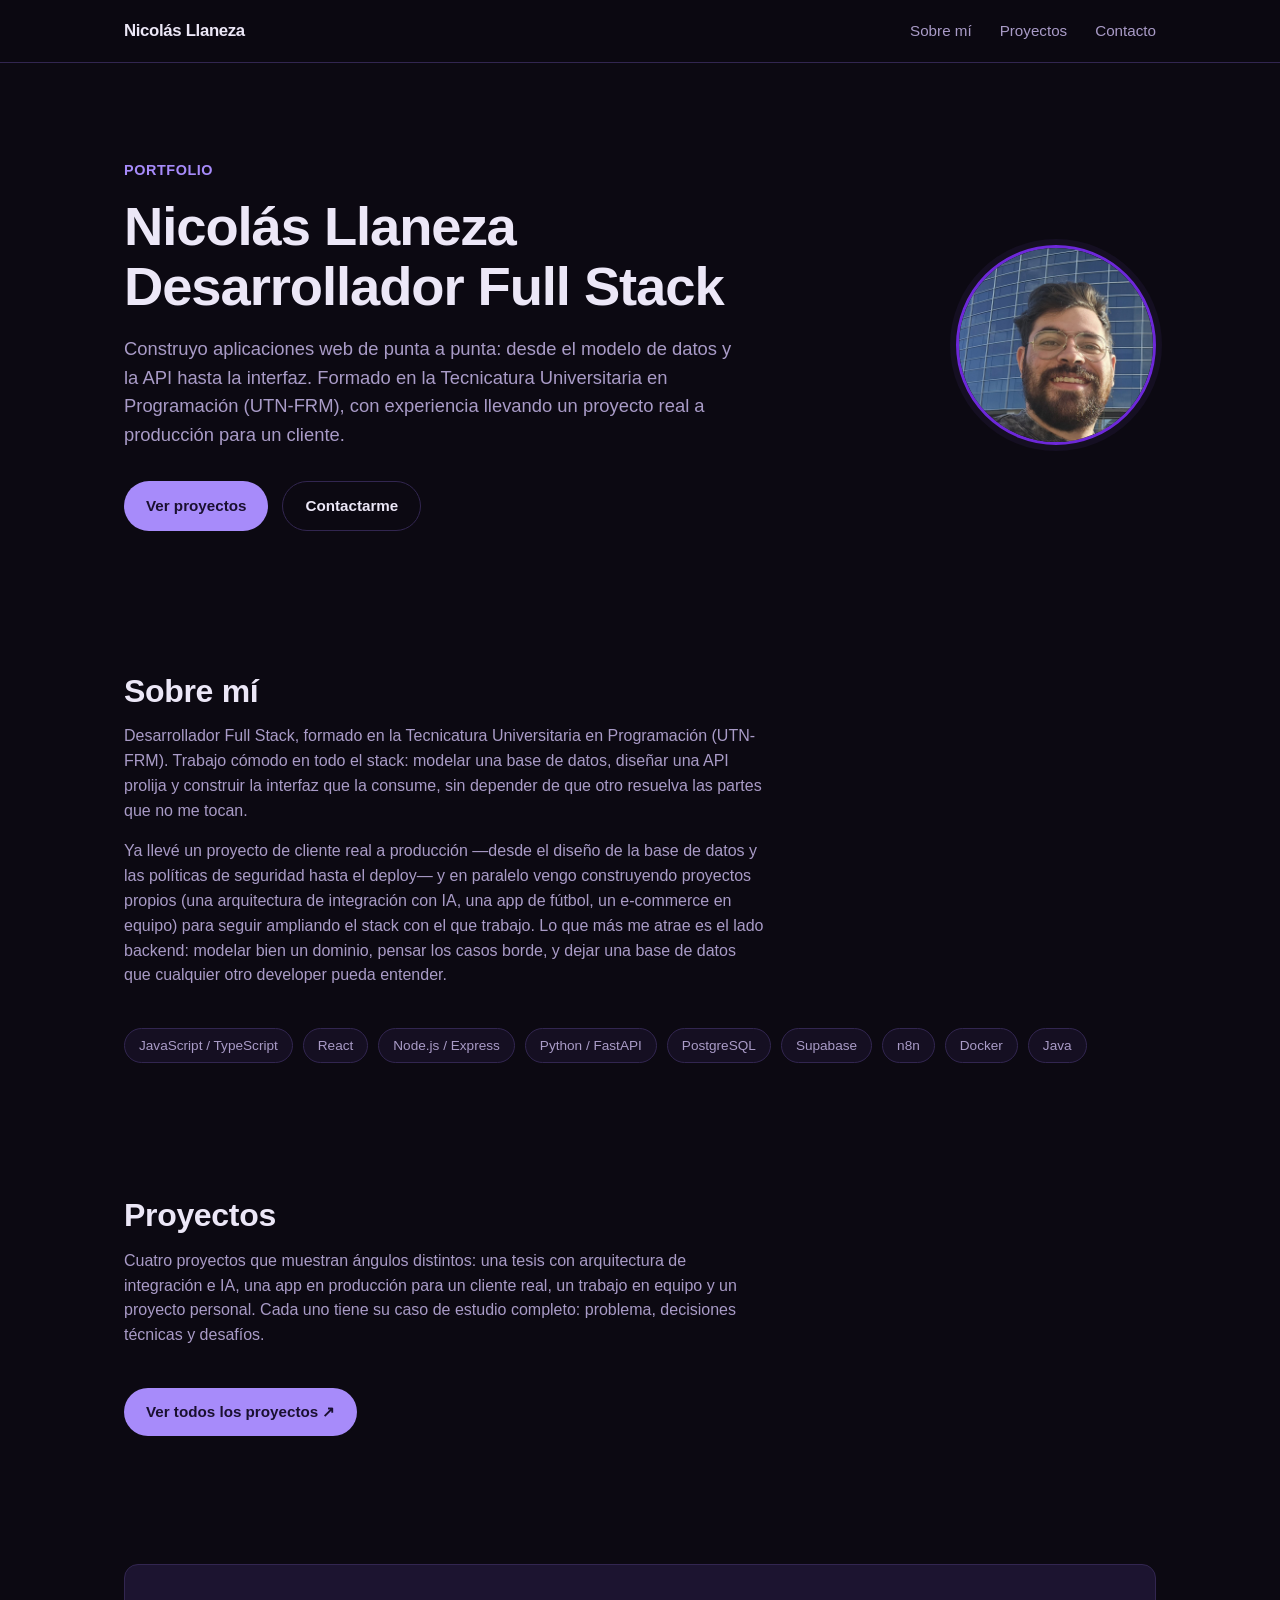
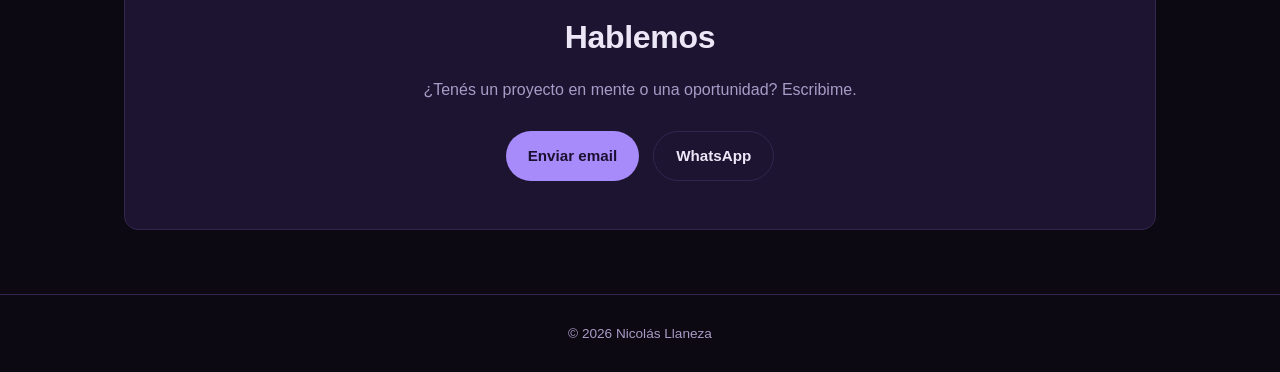
<file: index.html>
<!DOCTYPE html>
<html lang="es">
<head>
<meta charset="UTF-8">
<meta name="viewport" content="width=device-width, initial-scale=1.0">
<title>Nicolás Llaneza — Desarrollador Full Stack</title>
<meta name="description" content="Portfolio de Nicolás Llaneza, desarrollador full stack. Proyectos con React, Node, FastAPI, Supabase y n8n.">
<link rel="stylesheet" href="assets/style.css">
</head>
<body>

<header>
  <div class="wrap">
    <nav>
      <a class="logo" href="#top">Nicolás Llaneza</a>
      <ul class="nav-links">
        <li><a href="#sobre-mi">Sobre mí</a></li>
        <li><a href="proyectos/">Proyectos</a></li>
        <li><a href="#contacto">Contacto</a></li>
      </ul>
    </nav>
  </div>
</header>

<main>
  <div class="wrap">
    <section class="hero" id="top">
      <div class="hero-inner">
        <div class="hero-text">
          <div class="eyebrow">Portfolio</div>
          <h1>Nicolás Llaneza<br>Desarrollador Full Stack</h1>
          <p class="lead">
            Construyo aplicaciones web de punta a punta: desde el modelo de datos y la API
            hasta la interfaz. Formado en la Tecnicatura Universitaria en Programación (UTN-FRM),
            con experiencia llevando un proyecto real a producción para un cliente.
          </p>
          <div class="btn-row">
            <a class="btn btn-primary" href="proyectos/">Ver proyectos</a>
            <a class="btn btn-ghost" href="#contacto">Contactarme</a>
          </div>
        </div>
        <img class="avatar" src="assets/avatar.jpg" alt="Foto de Nicolás Llaneza">
      </div>
    </section>

    <section id="sobre-mi">
      <h2>Sobre mí</h2>
      <p class="section-sub" style="margin-bottom: 16px;">
        Desarrollador Full Stack, formado en la Tecnicatura Universitaria en Programación
        (UTN-FRM). Trabajo cómodo en todo el stack: modelar una base de datos, diseñar una
        API prolija y construir la interfaz que la consume, sin depender de que otro
        resuelva las partes que no me tocan.
      </p>
      <p class="section-sub">
        Ya llevé un proyecto de cliente real a producción —desde el diseño de la base de
        datos y las políticas de seguridad hasta el deploy— y en paralelo vengo
        construyendo proyectos propios (una arquitectura de integración con IA, una app de
        fútbol, un e-commerce en equipo) para seguir ampliando el stack con el que trabajo.
        Lo que más me atrae es el lado backend: modelar bien un dominio, pensar los casos
        borde, y dejar una base de datos que cualquier otro developer pueda entender.
      </p>
      <div class="stack-tags">
        <span class="tag">JavaScript / TypeScript</span>
        <span class="tag">React</span>
        <span class="tag">Node.js / Express</span>
        <span class="tag">Python / FastAPI</span>
        <span class="tag">PostgreSQL</span>
        <span class="tag">Supabase</span>
        <span class="tag">n8n</span>
        <span class="tag">Docker</span>
        <span class="tag">Java</span>
      </div>
    </section>

    <section id="proyectos">
      <h2>Proyectos</h2>
      <p class="section-sub">
        Cuatro proyectos que muestran ángulos distintos: una tesis con arquitectura de
        integración e IA, una app en producción para un cliente real, un trabajo en equipo
        y un proyecto personal. Cada uno tiene su caso de estudio completo: problema,
        decisiones técnicas y desafíos.
      </p>
      <div class="btn-row">
        <a class="btn btn-primary" href="proyectos/">Ver todos los proyectos ↗</a>
      </div>
    </section>

    <section id="contacto">
      <div class="contact-card">
        <h2>Hablemos</h2>
        <p>¿Tenés un proyecto en mente o una oportunidad? Escribime.</p>
        <div class="btn-row" style="justify-content: center;">
          <a class="btn btn-primary" href="mailto:nicolasllanezabvb@gmail.com">Enviar email</a>
          <a class="btn btn-ghost" href="https://wa.me/5492613075850" target="_blank" rel="noopener">WhatsApp</a>
        </div>
      </div>
    </section>
  </div>
</main>

<footer>
  <div class="wrap">
    © <span id="year"></span> Nicolás Llaneza
  </div>
</footer>

<script>
  document.getElementById('year').textContent = new Date().getFullYear();
</script>

</body>
</html>
</file>
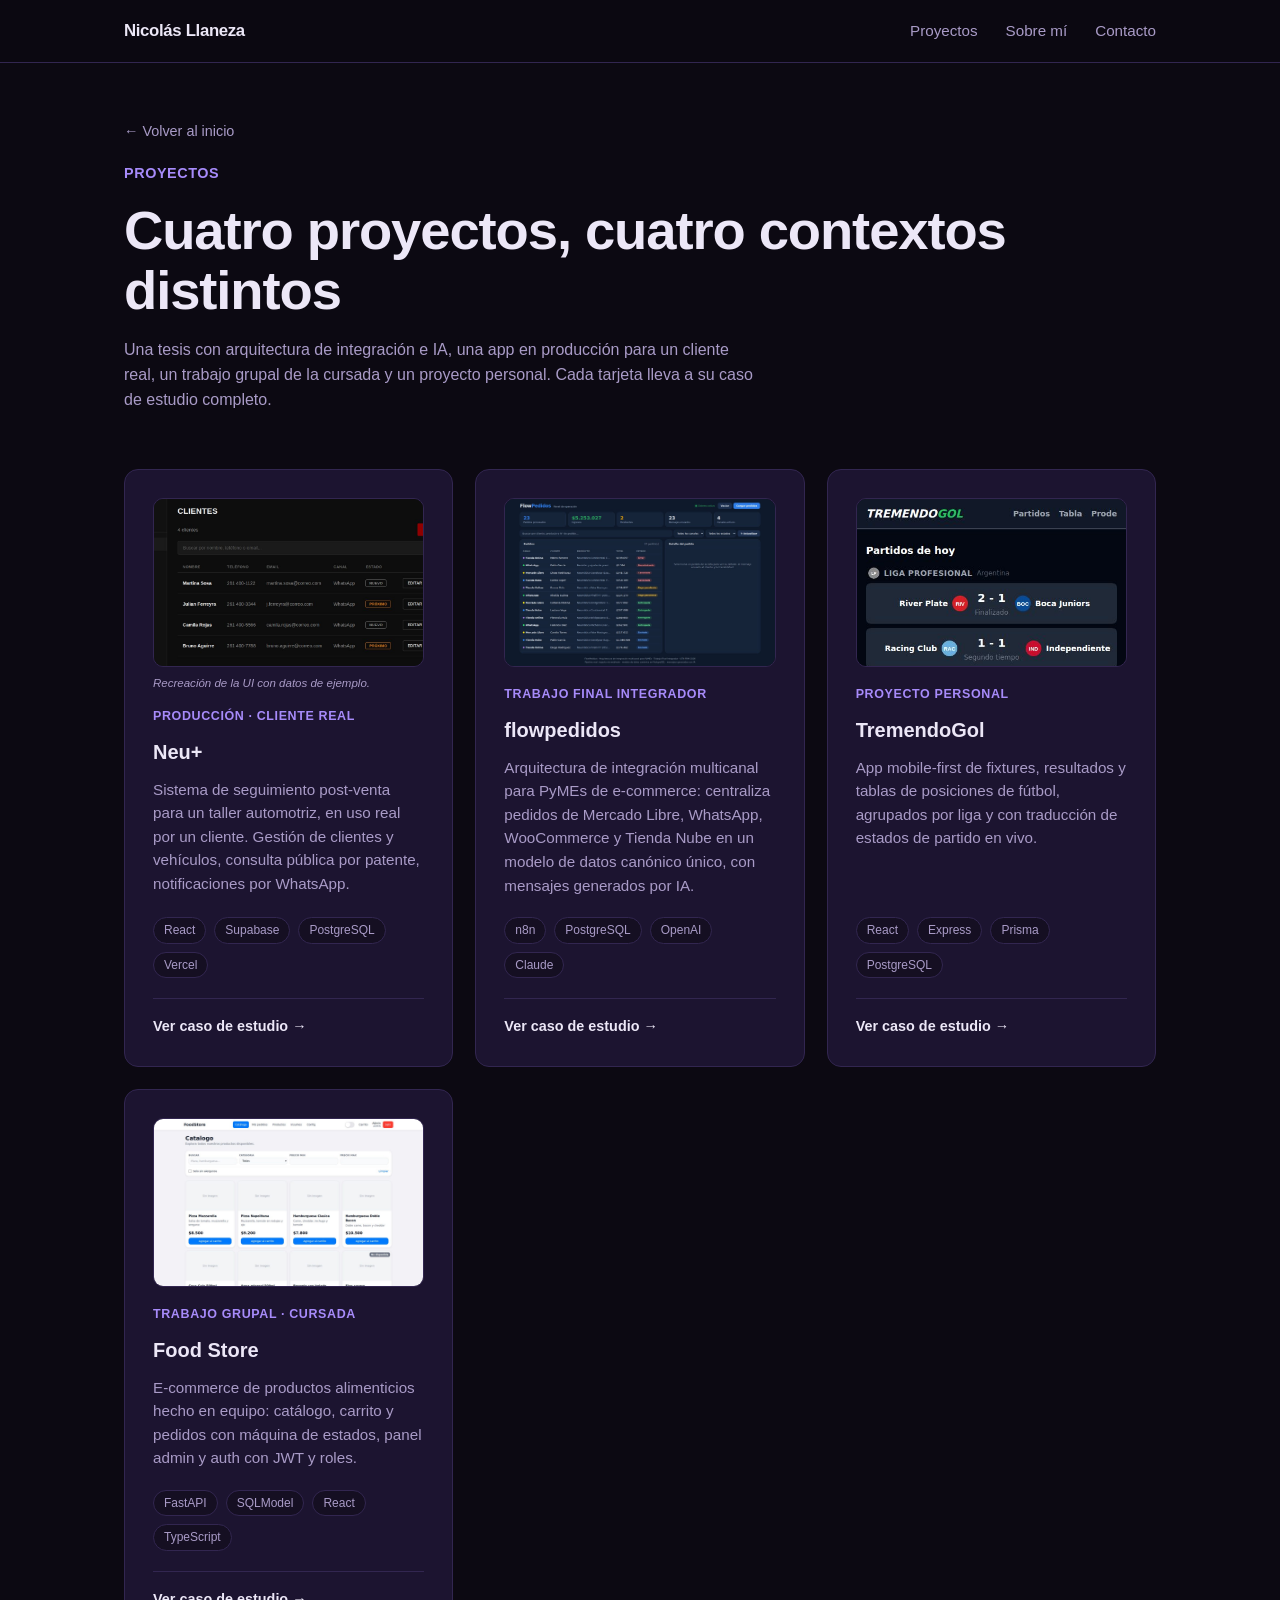
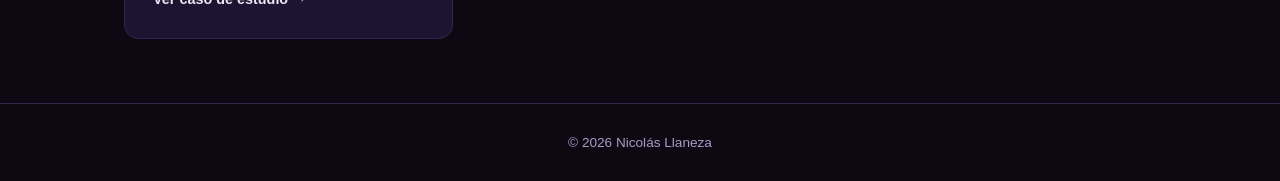
<file: proyectos/index.html>
<!DOCTYPE html>
<html lang="es">
<head>
<meta charset="UTF-8">
<meta name="viewport" content="width=device-width, initial-scale=1.0">
<title>Proyectos — Nicolás Llaneza</title>
<meta name="description" content="Proyectos de Nicolás Llaneza: flowpedidos, Neu+, TremendoGol y Food Store, con caso de estudio de cada uno.">
<link rel="stylesheet" href="../assets/style.css">
</head>
<body>

<header>
  <div class="wrap">
    <nav>
      <a class="logo" href="../index.html">Nicolás Llaneza</a>
      <ul class="nav-links">
        <li><a href="./">Proyectos</a></li>
        <li><a href="../index.html#sobre-mi">Sobre mí</a></li>
        <li><a href="../index.html#contacto">Contacto</a></li>
      </ul>
    </nav>
  </div>
</header>

<main>
  <div class="wrap">
    <section class="page-hero">
      <a class="back-link" href="../index.html">← Volver al inicio</a>
      <div class="eyebrow">Proyectos</div>
      <h1>Cuatro proyectos, cuatro contextos distintos</h1>
      <p class="section-sub">
        Una tesis con arquitectura de integración e IA, una app en producción para un
        cliente real, un trabajo grupal de la cursada y un proyecto personal. Cada tarjeta
        lleva a su caso de estudio completo.
      </p>
    </section>

    <section style="padding-top: 0;">
      <div class="projects-grid">

        <a class="card" href="neu.html">
          <img class="card-image" src="../assets/neu.jpg" alt="Panel de clientes de Neu+ (recreación con datos de ejemplo)">
          <div class="card-image-caption">Recreación de la UI con datos de ejemplo.</div>
          <div class="card-kicker">Producción · Cliente real</div>
          <h3>Neu+</h3>
          <p>
            Sistema de seguimiento post-venta para un taller automotriz, en uso real por
            un cliente. Gestión de clientes y vehículos, consulta pública por patente,
            notificaciones por WhatsApp.
          </p>
          <div class="tags">
            <span>React</span><span>Supabase</span><span>PostgreSQL</span><span>Vercel</span>
          </div>
          <span class="card-cta">Ver caso de estudio →</span>
        </a>

        <a class="card" href="flowpedidos.html">
          <img class="card-image" src="../assets/flowpedidos.jpg" alt="Panel operativo de FlowPedidos mostrando KPIs y pedidos multicanal">
          <div class="card-kicker">Trabajo final integrador</div>
          <h3>flowpedidos</h3>
          <p>
            Arquitectura de integración multicanal para PyMEs de e-commerce: centraliza
            pedidos de Mercado Libre, WhatsApp, WooCommerce y Tienda Nube en un modelo de
            datos canónico único, con mensajes generados por IA.
          </p>
          <div class="tags">
            <span>n8n</span><span>PostgreSQL</span><span>OpenAI</span><span>Claude</span>
          </div>
          <span class="card-cta">Ver caso de estudio →</span>
        </a>

        <a class="card" href="tremendogol.html">
          <img class="card-image" src="../assets/tremendogol.jpg" alt="App TremendoGol mostrando fixtures de fútbol del día agrupados por liga">
          <div class="card-kicker">Proyecto personal</div>
          <h3>TremendoGol</h3>
          <p>
            App mobile-first de fixtures, resultados y tablas de posiciones de fútbol,
            agrupados por liga y con traducción de estados de partido en vivo.
          </p>
          <div class="tags">
            <span>React</span><span>Express</span><span>Prisma</span><span>PostgreSQL</span>
          </div>
          <span class="card-cta">Ver caso de estudio →</span>
        </a>

        <a class="card" href="foodstore.html">
          <img class="card-image" src="../assets/foodstore.jpg" alt="Catálogo de Food Store con filtros por categoría y precio">
          <div class="card-kicker">Trabajo grupal · Cursada</div>
          <h3>Food Store</h3>
          <p>
            E-commerce de productos alimenticios hecho en equipo: catálogo, carrito y
            pedidos con máquina de estados, panel admin y auth con JWT y roles.
          </p>
          <div class="tags">
            <span>FastAPI</span><span>SQLModel</span><span>React</span><span>TypeScript</span>
          </div>
          <span class="card-cta">Ver caso de estudio →</span>
        </a>

      </div>
    </section>
  </div>
</main>

<footer>
  <div class="wrap">
    © <span id="year"></span> Nicolás Llaneza
  </div>
</footer>

<script>
  document.getElementById('year').textContent = new Date().getFullYear();
</script>

</body>
</html>
</file>
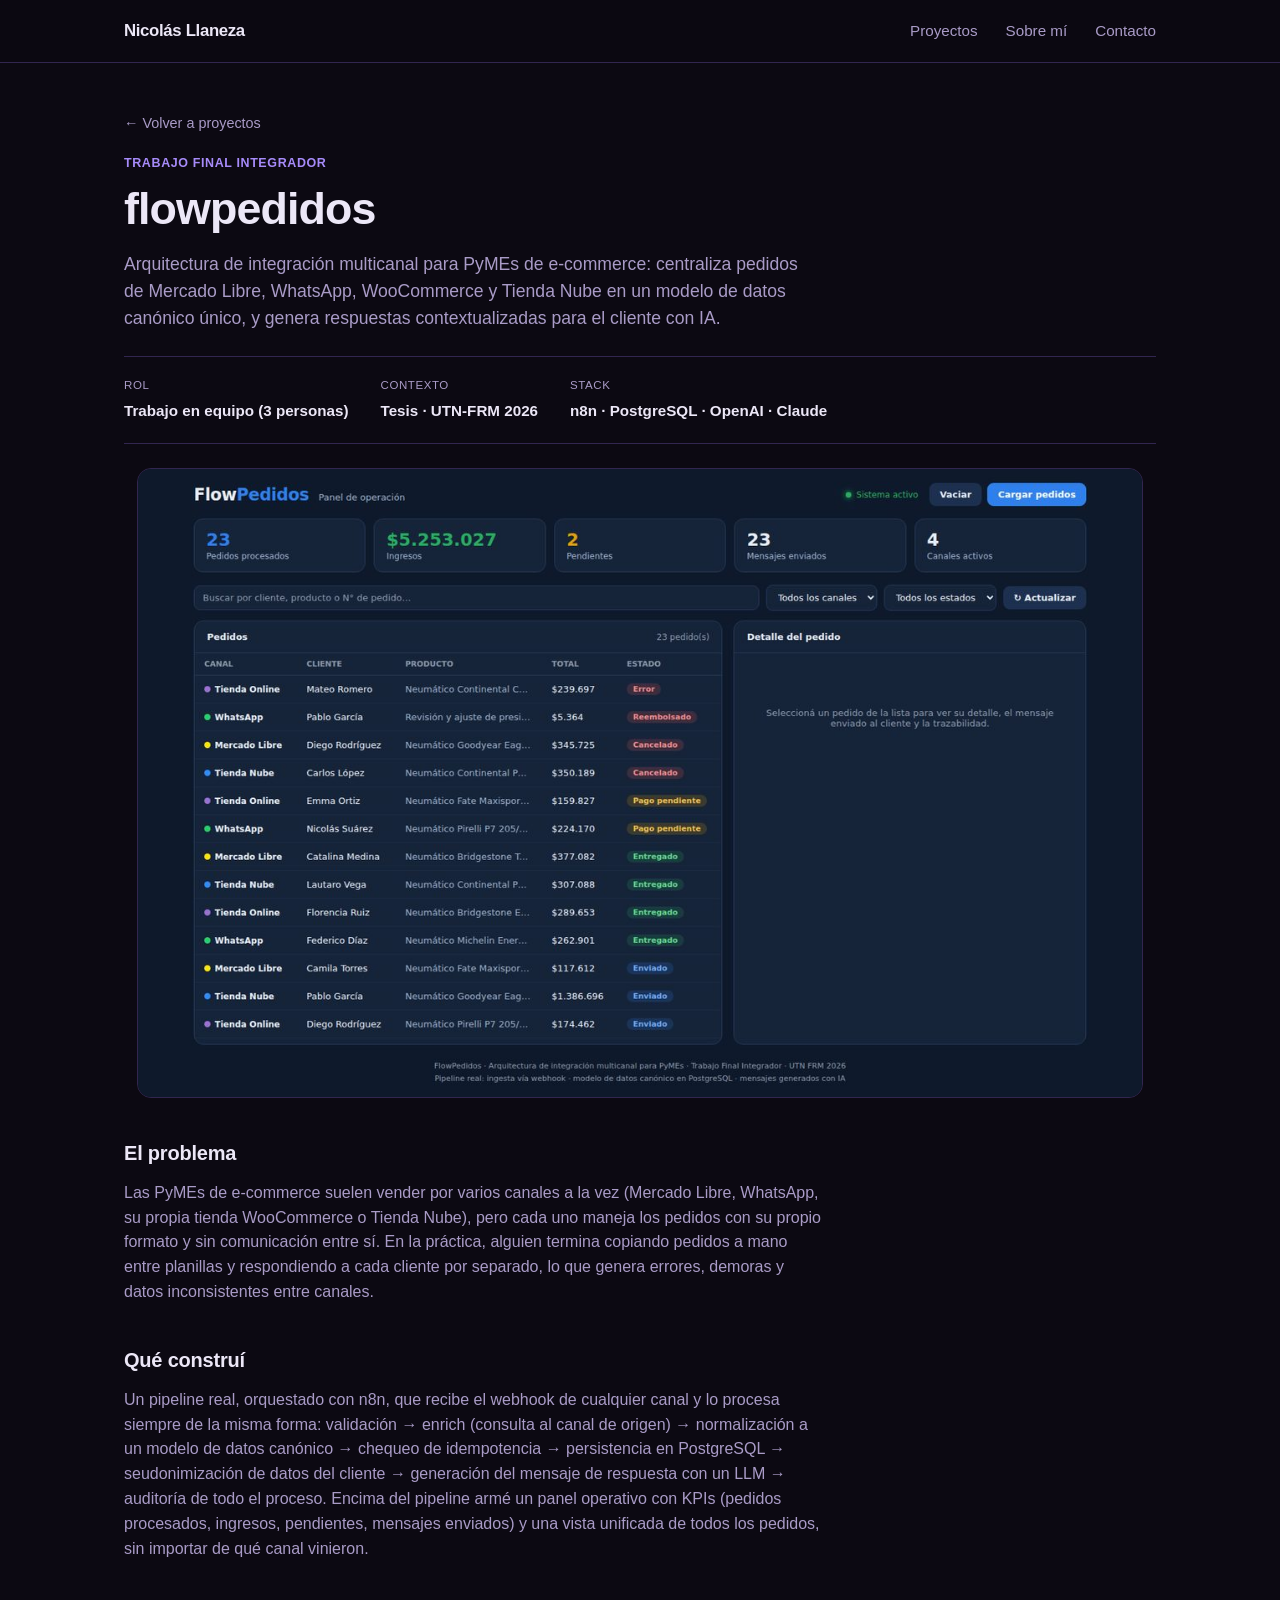
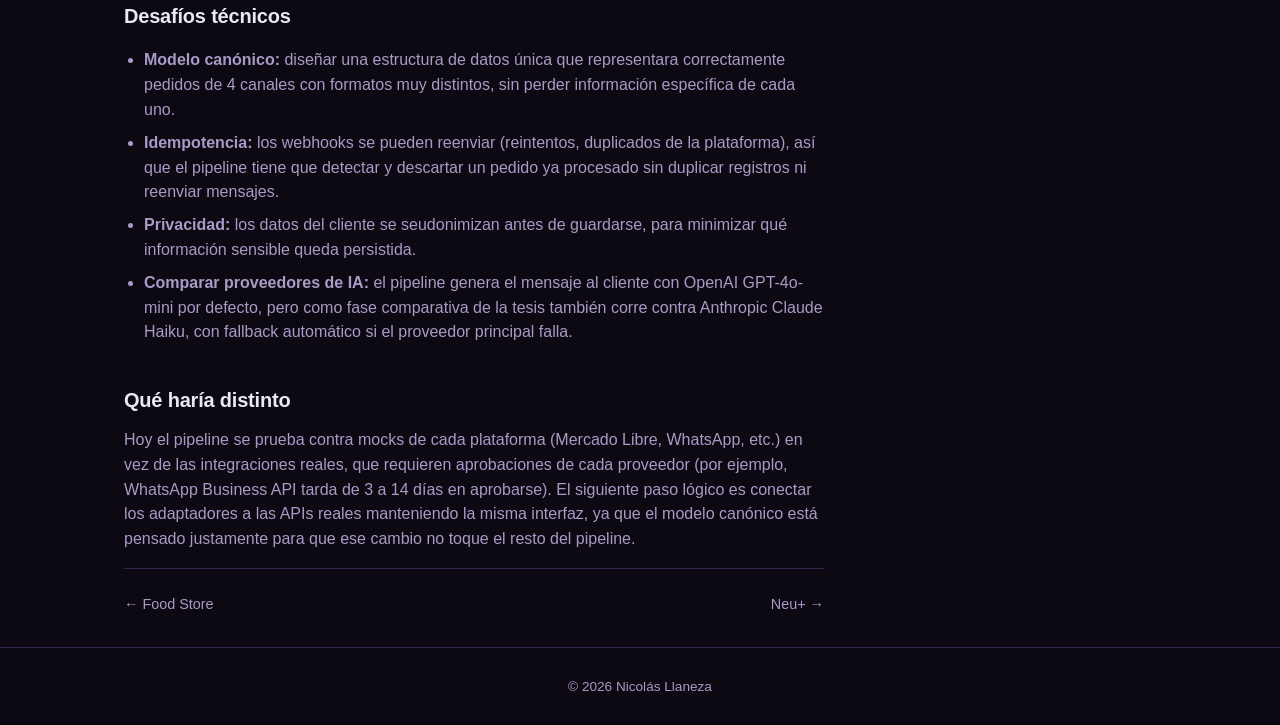
<file: proyectos/flowpedidos.html>
<!DOCTYPE html>
<html lang="es">
<head>
<meta charset="UTF-8">
<meta name="viewport" content="width=device-width, initial-scale=1.0">
<title>flowpedidos — Nicolás Llaneza</title>
<meta name="description" content="Caso de estudio: arquitectura de integración multicanal para PyMEs de e-commerce con n8n, PostgreSQL y mensajes generados por IA.">
<link rel="stylesheet" href="../assets/style.css">
</head>
<body>

<header>
  <div class="wrap">
    <nav>
      <a class="logo" href="../index.html">Nicolás Llaneza</a>
      <ul class="nav-links">
        <li><a href="./">Proyectos</a></li>
        <li><a href="../index.html#sobre-mi">Sobre mí</a></li>
        <li><a href="../index.html#contacto">Contacto</a></li>
      </ul>
    </nav>
  </div>
</header>

<main>
  <div class="wrap">
    <section class="case-hero">
      <a class="back-link" href="./">← Volver a proyectos</a>
      <div class="card-kicker">Trabajo final integrador</div>
      <h1>flowpedidos</h1>
      <p class="lead">
        Arquitectura de integración multicanal para PyMEs de e-commerce: centraliza pedidos
        de Mercado Libre, WhatsApp, WooCommerce y Tienda Nube en un modelo de datos canónico
        único, y genera respuestas contextualizadas para el cliente con IA.
      </p>

      <div class="case-meta">
        <div><div class="label">Rol</div><div class="value">Trabajo en equipo (3 personas)</div></div>
        <div><div class="label">Contexto</div><div class="value">Tesis · UTN-FRM 2026</div></div>
        <div><div class="label">Stack</div><div class="value">n8n · PostgreSQL · OpenAI · Claude</div></div>
      </div>

      <img class="case-image" src="../assets/flowpedidos.jpg" alt="Panel operativo de FlowPedidos mostrando KPIs y pedidos multicanal">
    </section>

    <section class="case-body" style="padding-top: 0;">
      <h2>El problema</h2>
      <p>
        Las PyMEs de e-commerce suelen vender por varios canales a la vez (Mercado Libre,
        WhatsApp, su propia tienda WooCommerce o Tienda Nube), pero cada uno maneja los
        pedidos con su propio formato y sin comunicación entre sí. En la práctica, alguien
        termina copiando pedidos a mano entre planillas y respondiendo a cada cliente por
        separado, lo que genera errores, demoras y datos inconsistentes entre canales.
      </p>

      <h2>Qué construí</h2>
      <p>
        Un pipeline real, orquestado con n8n, que recibe el webhook de cualquier canal y lo
        procesa siempre de la misma forma: validación → enrich (consulta al canal de
        origen) → normalización a un modelo de datos canónico → chequeo de idempotencia →
        persistencia en PostgreSQL → seudonimización de datos del cliente → generación del
        mensaje de respuesta con un LLM → auditoría de todo el proceso. Encima del pipeline
        armé un panel operativo con KPIs (pedidos procesados, ingresos, pendientes,
        mensajes enviados) y una vista unificada de todos los pedidos, sin importar de qué
        canal vinieron.
      </p>

      <h2>Desafíos técnicos</h2>
      <ul>
        <li>
          <strong>Modelo canónico:</strong> diseñar una estructura de datos única que
          representara correctamente pedidos de 4 canales con formatos muy distintos, sin
          perder información específica de cada uno.
        </li>
        <li>
          <strong>Idempotencia:</strong> los webhooks se pueden reenviar (reintentos,
          duplicados de la plataforma), así que el pipeline tiene que detectar y descartar
          un pedido ya procesado sin duplicar registros ni reenviar mensajes.
        </li>
        <li>
          <strong>Privacidad:</strong> los datos del cliente se seudonimizan antes de
          guardarse, para minimizar qué información sensible queda persistida.
        </li>
        <li>
          <strong>Comparar proveedores de IA:</strong> el pipeline genera el mensaje al
          cliente con OpenAI GPT-4o-mini por defecto, pero como fase comparativa de la
          tesis también corre contra Anthropic Claude Haiku, con fallback automático si el
          proveedor principal falla.
        </li>
      </ul>

      <h2>Qué haría distinto</h2>
      <p>
        Hoy el pipeline se prueba contra mocks de cada plataforma (Mercado Libre, WhatsApp,
        etc.) en vez de las integraciones reales, que requieren aprobaciones de cada
        proveedor (por ejemplo, WhatsApp Business API tarda de 3 a 14 días en aprobarse).
        El siguiente paso lógico es conectar los adaptadores a las APIs reales manteniendo
        la misma interfaz, ya que el modelo canónico está pensado justamente para que ese
        cambio no toque el resto del pipeline.
      </p>
      <div class="pager">
        <a href="foodstore.html">← Food Store</a>
        <a href="neu.html">Neu+ →</a>
      </div>
    </section>
  </div>
</main>

<footer>
  <div class="wrap">
    © <span id="year"></span> Nicolás Llaneza
  </div>
</footer>

<script>
  document.getElementById('year').textContent = new Date().getFullYear();
</script>

</body>
</html>
</file>
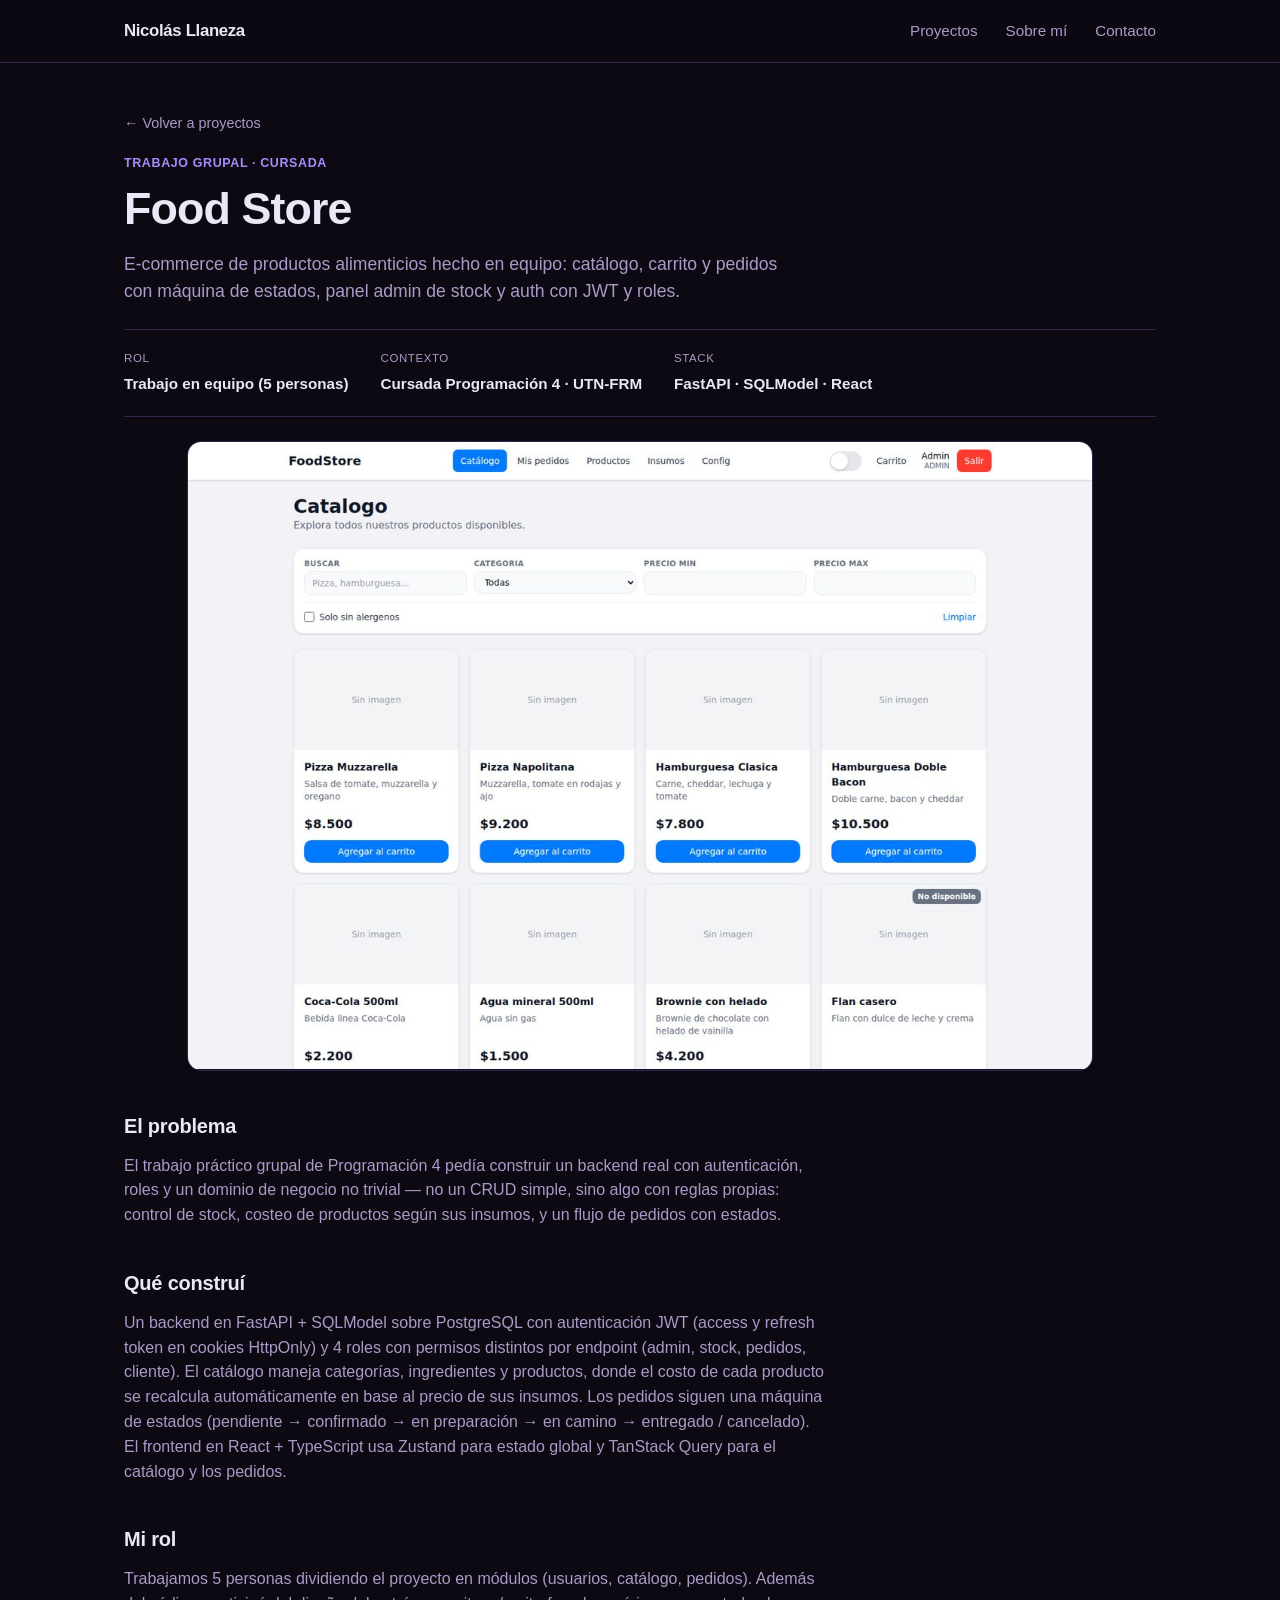
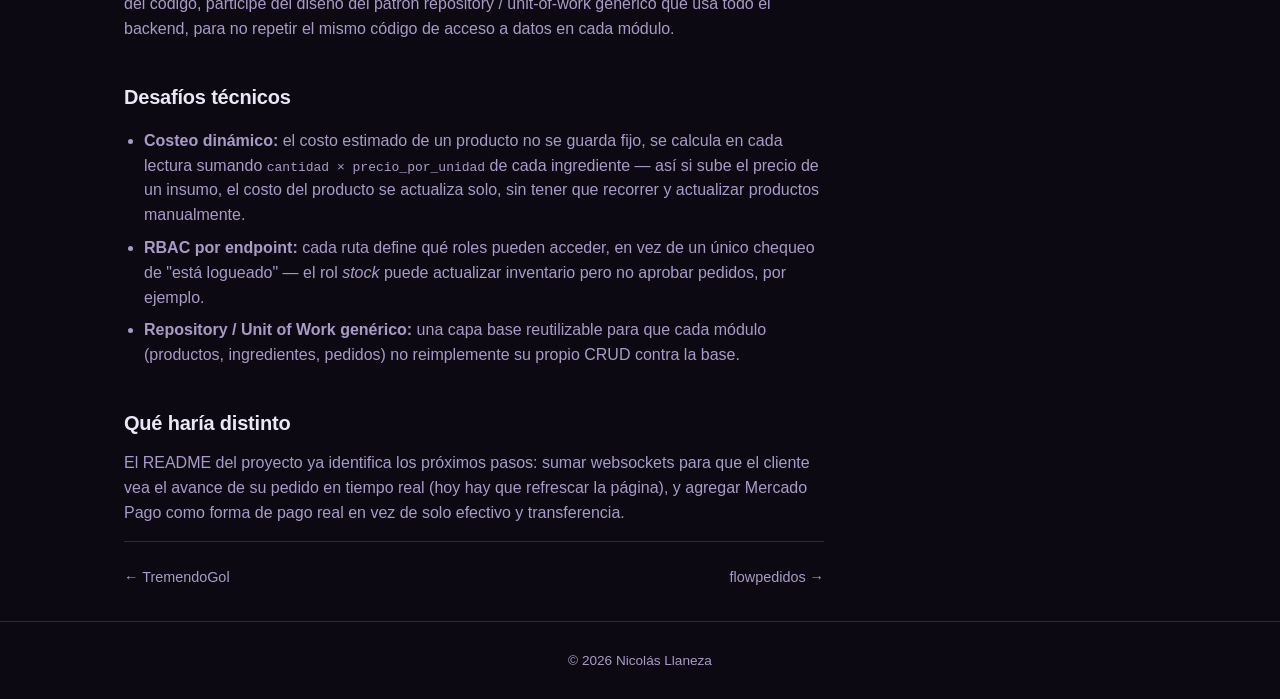
<file: proyectos/foodstore.html>
<!DOCTYPE html>
<html lang="es">
<head>
<meta charset="UTF-8">
<meta name="viewport" content="width=device-width, initial-scale=1.0">
<title>Food Store — Nicolás Llaneza</title>
<meta name="description" content="Caso de estudio: e-commerce de productos alimenticios con FastAPI, SQLModel, React y auth JWT con roles.">
<link rel="stylesheet" href="../assets/style.css">
</head>
<body>

<header>
  <div class="wrap">
    <nav>
      <a class="logo" href="../index.html">Nicolás Llaneza</a>
      <ul class="nav-links">
        <li><a href="./">Proyectos</a></li>
        <li><a href="../index.html#sobre-mi">Sobre mí</a></li>
        <li><a href="../index.html#contacto">Contacto</a></li>
      </ul>
    </nav>
  </div>
</header>

<main>
  <div class="wrap">
    <section class="case-hero">
      <a class="back-link" href="./">← Volver a proyectos</a>
      <div class="card-kicker">Trabajo grupal · Cursada</div>
      <h1>Food Store</h1>
      <p class="lead">
        E-commerce de productos alimenticios hecho en equipo: catálogo, carrito y pedidos
        con máquina de estados, panel admin de stock y auth con JWT y roles.
      </p>

      <div class="case-meta">
        <div><div class="label">Rol</div><div class="value">Trabajo en equipo (5 personas)</div></div>
        <div><div class="label">Contexto</div><div class="value">Cursada Programación 4 · UTN-FRM</div></div>
        <div><div class="label">Stack</div><div class="value">FastAPI · SQLModel · React</div></div>
      </div>

      <img class="case-image" src="../assets/foodstore.jpg" alt="Catálogo de Food Store con filtros por categoría y precio">
    </section>

    <section class="case-body" style="padding-top: 0;">
      <h2>El problema</h2>
      <p>
        El trabajo práctico grupal de Programación 4 pedía construir un backend real con
        autenticación, roles y un dominio de negocio no trivial — no un CRUD simple, sino
        algo con reglas propias: control de stock, costeo de productos según sus insumos,
        y un flujo de pedidos con estados.
      </p>

      <h2>Qué construí</h2>
      <p>
        Un backend en FastAPI + SQLModel sobre PostgreSQL con autenticación JWT (access y
        refresh token en cookies HttpOnly) y 4 roles con permisos distintos por endpoint
        (admin, stock, pedidos, cliente). El catálogo maneja categorías, ingredientes y
        productos, donde el costo de cada producto se recalcula automáticamente en base al
        precio de sus insumos. Los pedidos siguen una máquina de estados (pendiente →
        confirmado → en preparación → en camino → entregado / cancelado). El frontend en
        React + TypeScript usa Zustand para estado global y TanStack Query para el
        catálogo y los pedidos.
      </p>

      <h2>Mi rol</h2>
      <p>
        Trabajamos 5 personas dividiendo el proyecto en módulos (usuarios, catálogo,
        pedidos). Además del código, participé del diseño del patrón repository /
        unit-of-work genérico que usa todo el backend, para no repetir el mismo código de
        acceso a datos en cada módulo.
      </p>

      <h2>Desafíos técnicos</h2>
      <ul>
        <li>
          <strong>Costeo dinámico:</strong> el costo estimado de un producto no se guarda
          fijo, se calcula en cada lectura sumando <code>cantidad × precio_por_unidad</code>
          de cada ingrediente — así si sube el precio de un insumo, el costo del producto
          se actualiza solo, sin tener que recorrer y actualizar productos manualmente.
        </li>
        <li>
          <strong>RBAC por endpoint:</strong> cada ruta define qué roles pueden acceder,
          en vez de un único chequeo de "está logueado" — el rol <em>stock</em> puede
          actualizar inventario pero no aprobar pedidos, por ejemplo.
        </li>
        <li>
          <strong>Repository / Unit of Work genérico:</strong> una capa base reutilizable
          para que cada módulo (productos, ingredientes, pedidos) no reimplemente su propio
          CRUD contra la base.
        </li>
      </ul>

      <h2>Qué haría distinto</h2>
      <p>
        El README del proyecto ya identifica los próximos pasos: sumar websockets para que
        el cliente vea el avance de su pedido en tiempo real (hoy hay que refrescar la
        página), y agregar Mercado Pago como forma de pago real en vez de solo efectivo y
        transferencia.
      </p>

      <div class="pager">
        <a href="tremendogol.html">← TremendoGol</a>
        <a href="flowpedidos.html">flowpedidos →</a>
      </div>
    </section>
  </div>
</main>

<footer>
  <div class="wrap">
    © <span id="year"></span> Nicolás Llaneza
  </div>
</footer>

<script>
  document.getElementById('year').textContent = new Date().getFullYear();
</script>

</body>
</html>
</file>
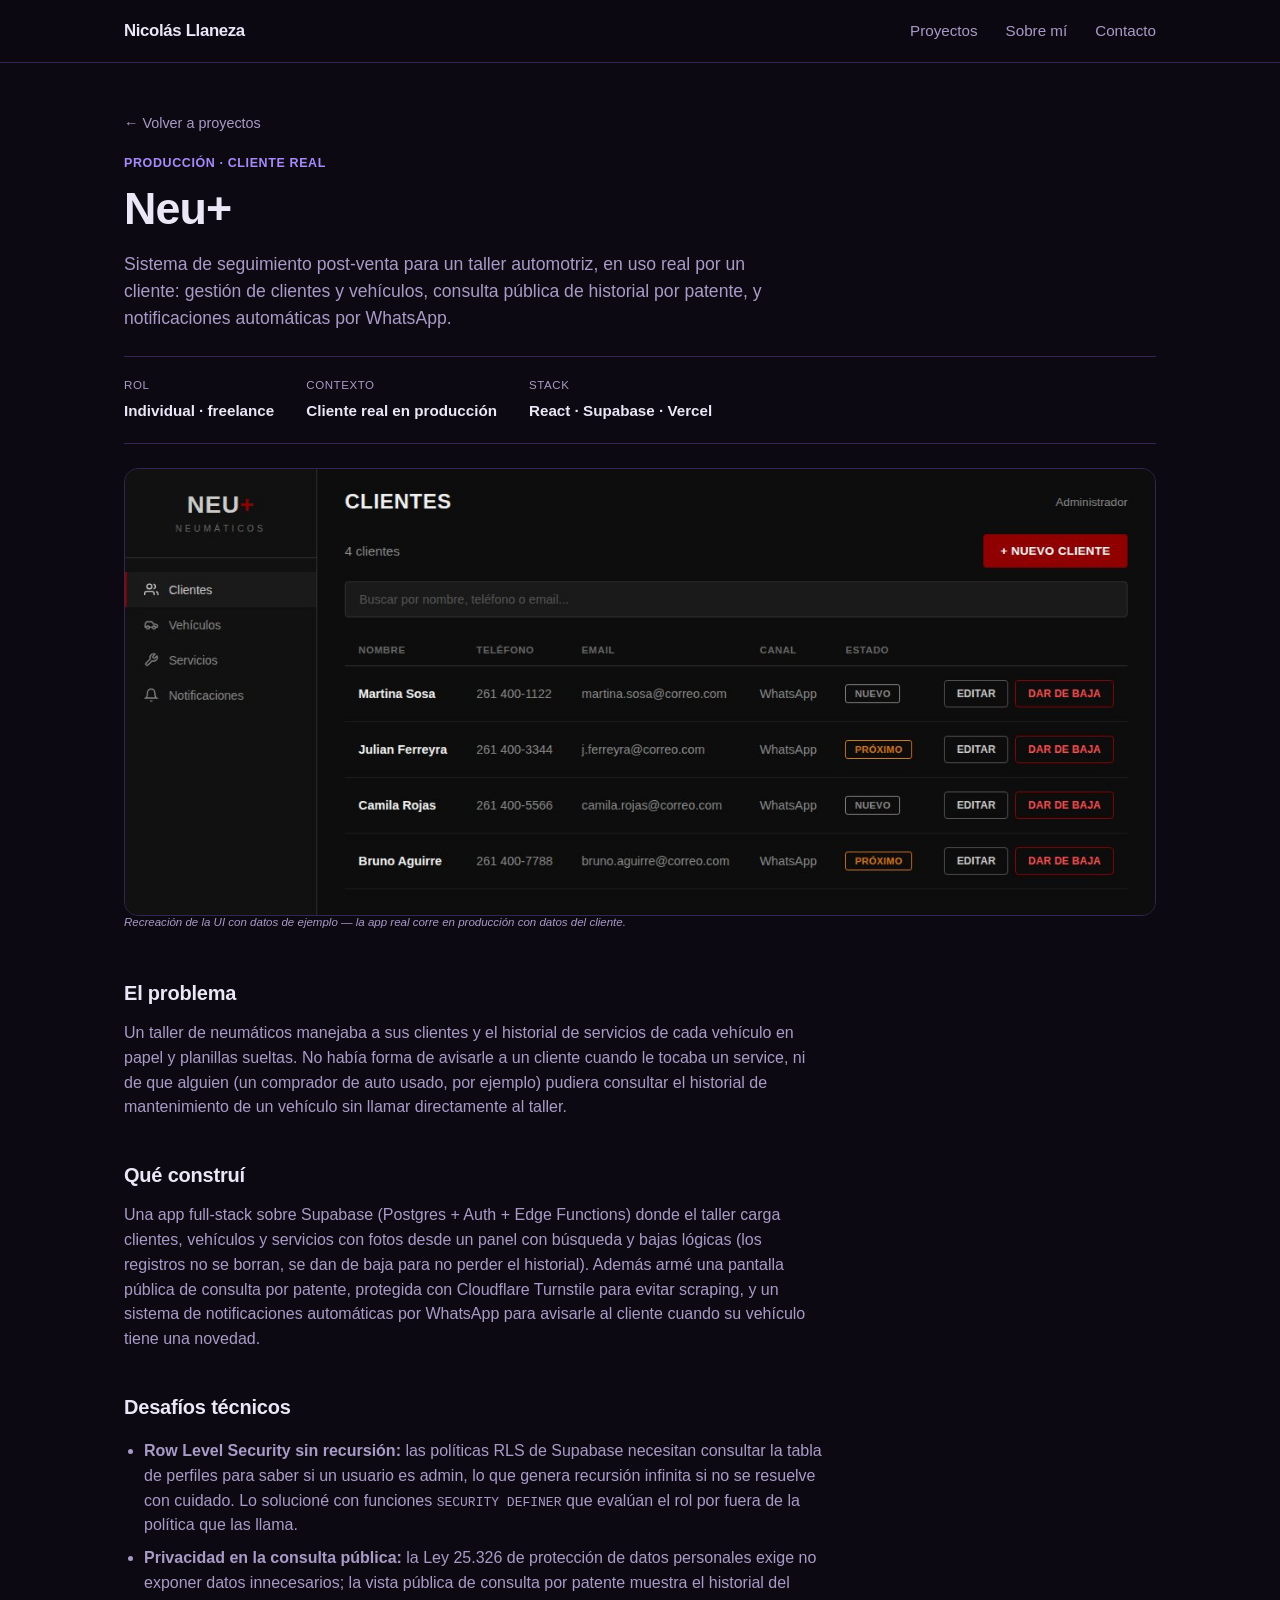
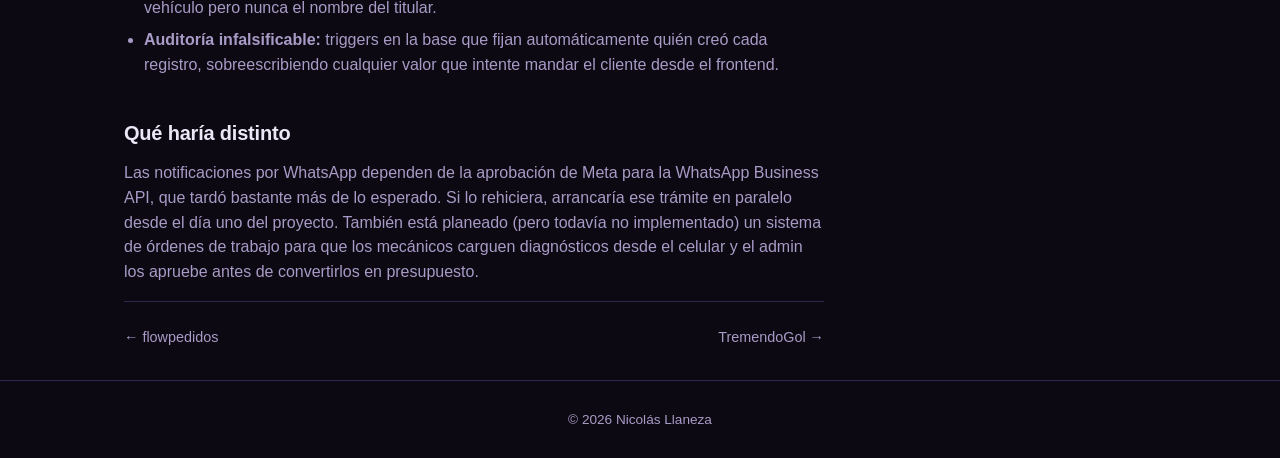
<file: proyectos/neu.html>
<!DOCTYPE html>
<html lang="es">
<head>
<meta charset="UTF-8">
<meta name="viewport" content="width=device-width, initial-scale=1.0">
<title>Neu+ — Nicolás Llaneza</title>
<meta name="description" content="Caso de estudio: sistema de seguimiento post-venta para un taller automotriz, en producción para un cliente real, con React y Supabase.">
<link rel="stylesheet" href="../assets/style.css">
</head>
<body>

<header>
  <div class="wrap">
    <nav>
      <a class="logo" href="../index.html">Nicolás Llaneza</a>
      <ul class="nav-links">
        <li><a href="./">Proyectos</a></li>
        <li><a href="../index.html#sobre-mi">Sobre mí</a></li>
        <li><a href="../index.html#contacto">Contacto</a></li>
      </ul>
    </nav>
  </div>
</header>

<main>
  <div class="wrap">
    <section class="case-hero">
      <a class="back-link" href="./">← Volver a proyectos</a>
      <div class="card-kicker">Producción · Cliente real</div>
      <h1>Neu+</h1>
      <p class="lead">
        Sistema de seguimiento post-venta para un taller automotriz, en uso real por un
        cliente: gestión de clientes y vehículos, consulta pública de historial por
        patente, y notificaciones automáticas por WhatsApp.
      </p>

      <div class="case-meta">
        <div><div class="label">Rol</div><div class="value">Individual · freelance</div></div>
        <div><div class="label">Contexto</div><div class="value">Cliente real en producción</div></div>
        <div><div class="label">Stack</div><div class="value">React · Supabase · Vercel</div></div>
      </div>

      <img class="case-image" src="../assets/neu.jpg" alt="Panel de clientes de Neu+ (recreación con datos de ejemplo)">
      <p class="card-image-caption">Recreación de la UI con datos de ejemplo — la app real corre en producción con datos del cliente.</p>
    </section>

    <section class="case-body" style="padding-top: 0;">
      <h2>El problema</h2>
      <p>
        Un taller de neumáticos manejaba a sus clientes y el historial de servicios de cada
        vehículo en papel y planillas sueltas. No había forma de avisarle a un cliente
        cuando le tocaba un service, ni de que alguien (un comprador de auto usado, por
        ejemplo) pudiera consultar el historial de mantenimiento de un vehículo sin
        llamar directamente al taller.
      </p>

      <h2>Qué construí</h2>
      <p>
        Una app full-stack sobre Supabase (Postgres + Auth + Edge Functions) donde el
        taller carga clientes, vehículos y servicios con fotos desde un panel con
        búsqueda y bajas lógicas (los registros no se borran, se dan de baja para no
        perder el historial). Además armé una pantalla pública de consulta por patente,
        protegida con Cloudflare Turnstile para evitar scraping, y un sistema de
        notificaciones automáticas por WhatsApp para avisarle al cliente cuando su
        vehículo tiene una novedad.
      </p>

      <h2>Desafíos técnicos</h2>
      <ul>
        <li>
          <strong>Row Level Security sin recursión:</strong> las políticas RLS de Supabase
          necesitan consultar la tabla de perfiles para saber si un usuario es admin, lo
          que genera recursión infinita si no se resuelve con cuidado. Lo solucioné con
          funciones <code>SECURITY DEFINER</code> que evalúan el rol por fuera de la
          política que las llama.
        </li>
        <li>
          <strong>Privacidad en la consulta pública:</strong> la Ley 25.326 de protección
          de datos personales exige no exponer datos innecesarios; la vista pública de
          consulta por patente muestra el historial del vehículo pero nunca el nombre del
          titular.
        </li>
        <li>
          <strong>Auditoría infalsificable:</strong> triggers en la base que fijan
          automáticamente quién creó cada registro, sobreescribiendo cualquier valor que
          intente mandar el cliente desde el frontend.
        </li>
      </ul>

      <h2>Qué haría distinto</h2>
      <p>
        Las notificaciones por WhatsApp dependen de la aprobación de Meta para la
        WhatsApp Business API, que tardó bastante más de lo esperado. Si lo rehiciera,
        arrancaría ese trámite en paralelo desde el día uno del proyecto. También está
        planeado (pero todavía no implementado) un sistema de órdenes de trabajo para que
        los mecánicos carguen diagnósticos desde el celular y el admin los apruebe antes
        de convertirlos en presupuesto.
      </p>

      <div class="pager">
        <a href="flowpedidos.html">← flowpedidos</a>
        <a href="tremendogol.html">TremendoGol →</a>
      </div>
    </section>
  </div>
</main>

<footer>
  <div class="wrap">
    © <span id="year"></span> Nicolás Llaneza
  </div>
</footer>

<script>
  document.getElementById('year').textContent = new Date().getFullYear();
</script>

</body>
</html>
</file>
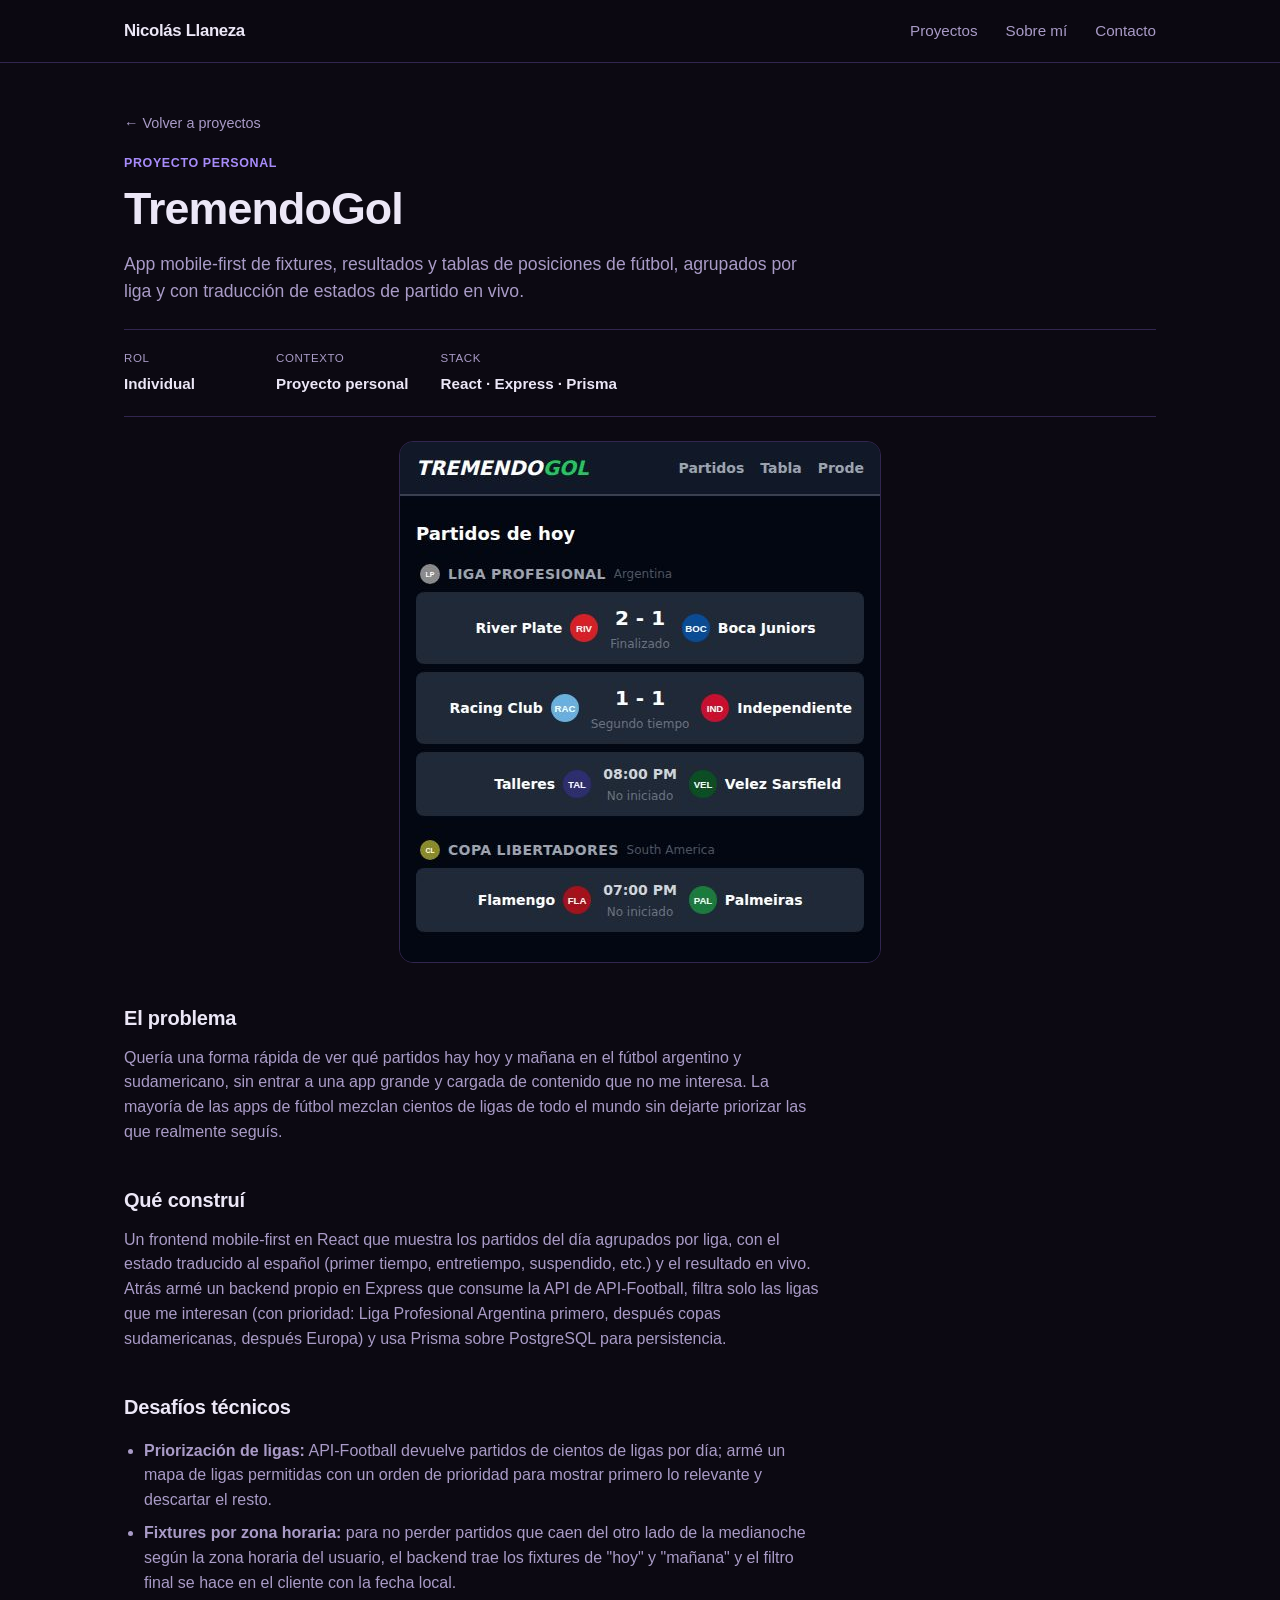
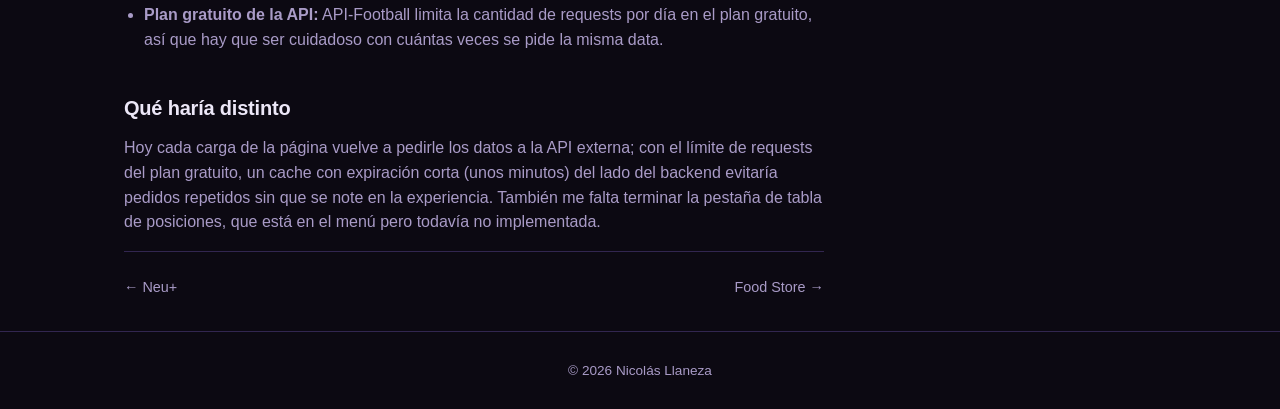
<file: proyectos/tremendogol.html>
<!DOCTYPE html>
<html lang="es">
<head>
<meta charset="UTF-8">
<meta name="viewport" content="width=device-width, initial-scale=1.0">
<title>TremendoGol — Nicolás Llaneza</title>
<meta name="description" content="Caso de estudio: app mobile-first de fixtures y resultados de fútbol con React, Express y Prisma.">
<link rel="stylesheet" href="../assets/style.css">
</head>
<body>

<header>
  <div class="wrap">
    <nav>
      <a class="logo" href="../index.html">Nicolás Llaneza</a>
      <ul class="nav-links">
        <li><a href="./">Proyectos</a></li>
        <li><a href="../index.html#sobre-mi">Sobre mí</a></li>
        <li><a href="../index.html#contacto">Contacto</a></li>
      </ul>
    </nav>
  </div>
</header>

<main>
  <div class="wrap">
    <section class="case-hero">
      <a class="back-link" href="./">← Volver a proyectos</a>
      <div class="card-kicker">Proyecto personal</div>
      <h1>TremendoGol</h1>
      <p class="lead">
        App mobile-first de fixtures, resultados y tablas de posiciones de fútbol,
        agrupados por liga y con traducción de estados de partido en vivo.
      </p>

      <div class="case-meta">
        <div><div class="label">Rol</div><div class="value">Individual</div></div>
        <div><div class="label">Contexto</div><div class="value">Proyecto personal</div></div>
        <div><div class="label">Stack</div><div class="value">React · Express · Prisma</div></div>
      </div>

      <img class="case-image" src="../assets/tremendogol.jpg" alt="App TremendoGol mostrando fixtures de fútbol del día agrupados por liga">
    </section>

    <section class="case-body" style="padding-top: 0;">
      <h2>El problema</h2>
      <p>
        Quería una forma rápida de ver qué partidos hay hoy y mañana en el fútbol
        argentino y sudamericano, sin entrar a una app grande y cargada de contenido que
        no me interesa. La mayoría de las apps de fútbol mezclan cientos de ligas de todo
        el mundo sin dejarte priorizar las que realmente seguís.
      </p>

      <h2>Qué construí</h2>
      <p>
        Un frontend mobile-first en React que muestra los partidos del día agrupados por
        liga, con el estado traducido al español (primer tiempo, entretiempo, suspendido,
        etc.) y el resultado en vivo. Atrás armé un backend propio en Express que consume
        la API de API-Football, filtra solo las ligas que me interesan (con prioridad:
        Liga Profesional Argentina primero, después copas sudamericanas, después Europa) y
        usa Prisma sobre PostgreSQL para persistencia.
      </p>

      <h2>Desafíos técnicos</h2>
      <ul>
        <li>
          <strong>Priorización de ligas:</strong> API-Football devuelve partidos de
          cientos de ligas por día; armé un mapa de ligas permitidas con un orden de
          prioridad para mostrar primero lo relevante y descartar el resto.
        </li>
        <li>
          <strong>Fixtures por zona horaria:</strong> para no perder partidos que caen del
          otro lado de la medianoche según la zona horaria del usuario, el backend trae
          los fixtures de "hoy" y "mañana" y el filtro final se hace en el cliente con la
          fecha local.
        </li>
        <li>
          <strong>Plan gratuito de la API:</strong> API-Football limita la cantidad de
          requests por día en el plan gratuito, así que hay que ser cuidadoso con cuántas
          veces se pide la misma data.
        </li>
      </ul>

      <h2>Qué haría distinto</h2>
      <p>
        Hoy cada carga de la página vuelve a pedirle los datos a la API externa; con el
        límite de requests del plan gratuito, un cache con expiración corta (unos
        minutos) del lado del backend evitaría pedidos repetidos sin que se note en la
        experiencia. También me falta terminar la pestaña de tabla de posiciones, que
        está en el menú pero todavía no implementada.
      </p>

      <div class="pager">
        <a href="neu.html">← Neu+</a>
        <a href="foodstore.html">Food Store →</a>
      </div>
    </section>
  </div>
</main>

<footer>
  <div class="wrap">
    © <span id="year"></span> Nicolás Llaneza
  </div>
</footer>

<script>
  document.getElementById('year').textContent = new Date().getFullYear();
</script>

</body>
</html>
</file>
<file: assets/style.css>
:root {
  --bg: #0c0912;
  --bg-alt: #150f22;
  --card: #1c1430;
  --border: #322650;
  --text: #ece7f7;
  --text-dim: #a99bc7;
  --accent: #a78bfa;
  --accent-dim: #6d28d9;
  --radius: 14px;
  --max-width: 1080px;
}

* { box-sizing: border-box; }

html { scroll-behavior: smooth; }

body {
  margin: 0;
  background: var(--bg);
  color: var(--text);
  font-family: -apple-system, BlinkMacSystemFont, "Segoe UI", Roboto, Helvetica, Arial, sans-serif;
  line-height: 1.55;
}

a { color: inherit; }

.wrap {
  max-width: var(--max-width);
  margin: 0 auto;
  padding: 0 24px;
}

/* Nav */
header {
  position: sticky;
  top: 0;
  z-index: 20;
  background: rgba(12, 9, 18, 0.85);
  backdrop-filter: blur(10px);
  border-bottom: 1px solid var(--border);
}

nav {
  display: flex;
  align-items: center;
  justify-content: space-between;
  padding: 18px 0;
}

.logo {
  font-weight: 700;
  letter-spacing: -0.02em;
  text-decoration: none;
  font-size: 1.05rem;
}

.nav-links {
  display: flex;
  gap: 28px;
  list-style: none;
  margin: 0;
  padding: 0;
}

.nav-links a {
  text-decoration: none;
  color: var(--text-dim);
  font-size: 0.95rem;
  transition: color 0.15s;
}

.nav-links a:hover { color: var(--text); }

/* Hero */
.hero {
  padding: 96px 0 72px;
}

.hero-inner {
  display: flex;
  align-items: center;
  gap: 48px;
}

.hero-text { flex: 1; min-width: 0; }

.avatar {
  flex-shrink: 0;
  width: 200px;
  height: 200px;
  border-radius: 50%;
  object-fit: cover;
  border: 3px solid var(--accent-dim);
  box-shadow: 0 0 0 6px var(--bg-alt);
}

.eyebrow {
  color: var(--accent);
  font-size: 0.9rem;
  font-weight: 600;
  letter-spacing: 0.04em;
  text-transform: uppercase;
  margin-bottom: 16px;
}

h1 {
  font-size: clamp(2.2rem, 5vw, 3.4rem);
  line-height: 1.1;
  margin: 0 0 18px;
  letter-spacing: -0.02em;
}

.hero p.lead {
  color: var(--text-dim);
  font-size: 1.15rem;
  max-width: 620px;
  margin: 0 0 32px;
}

.btn-row { display: flex; gap: 14px; flex-wrap: wrap; }

.btn {
  display: inline-flex;
  align-items: center;
  gap: 8px;
  padding: 12px 22px;
  border-radius: 999px;
  text-decoration: none;
  font-size: 0.95rem;
  font-weight: 600;
  transition: transform 0.15s, background 0.15s, border-color 0.15s;
}

.btn-primary {
  background: var(--accent);
  color: #1a1030;
}
.btn-primary:hover { transform: translateY(-1px); background: #c4b5fd; }

.btn-ghost {
  border: 1px solid var(--border);
  color: var(--text);
}
.btn-ghost:hover { border-color: var(--accent-dim); transform: translateY(-1px); }

/* Sections */
section { padding: 64px 0; }

h2 {
  font-size: clamp(1.5rem, 3vw, 2rem);
  margin: 0 0 8px;
  letter-spacing: -0.01em;
}

.section-sub {
  color: var(--text-dim);
  margin: 0 0 40px;
  max-width: 640px;
}

/* About / stack */
.stack-tags {
  display: flex;
  flex-wrap: wrap;
  gap: 10px;
  margin-top: 24px;
}

.tag {
  border: 1px solid var(--border);
  background: var(--bg-alt);
  color: var(--text-dim);
  padding: 6px 14px;
  border-radius: 999px;
  font-size: 0.85rem;
}

/* Projects */
.projects-grid {
  display: grid;
  grid-template-columns: repeat(auto-fit, minmax(320px, 1fr));
  gap: 22px;
}

.card {
  background: var(--card);
  border: 1px solid var(--border);
  border-radius: var(--radius);
  padding: 28px;
  display: flex;
  flex-direction: column;
  transition: border-color 0.2s, transform 0.2s;
  text-decoration: none;
}

.card:hover {
  border-color: var(--accent-dim);
  transform: translateY(-3px);
}

.card:focus-visible { outline: 2px solid var(--accent); outline-offset: 2px; }

.card-image {
  width: 100%;
  aspect-ratio: 16 / 10;
  object-fit: cover;
  object-position: top;
  border-radius: 10px;
  border: 1px solid var(--border);
  margin-bottom: 18px;
  background: var(--bg-alt);
}

.card-image-caption {
  font-size: 0.72rem;
  color: var(--text-dim);
  font-style: italic;
  margin: -10px 0 14px;
}

.card-kicker {
  font-size: 0.78rem;
  font-weight: 700;
  letter-spacing: 0.05em;
  text-transform: uppercase;
  color: var(--accent);
  margin-bottom: 10px;
}

.card h3 {
  margin: 0 0 10px;
  font-size: 1.25rem;
  color: var(--text);
}

.card p {
  color: var(--text-dim);
  font-size: 0.95rem;
  margin: 0 0 20px;
  flex-grow: 1;
}

.tags {
  display: flex;
  flex-wrap: wrap;
  gap: 8px;
  margin-bottom: 20px;
}

.tags span {
  font-size: 0.75rem;
  color: var(--text-dim);
  background: var(--bg-alt);
  border: 1px solid var(--border);
  padding: 3px 10px;
  border-radius: 999px;
}

.card-cta {
  display: inline-flex;
  align-items: center;
  gap: 6px;
  font-size: 0.9rem;
  font-weight: 600;
  color: var(--text);
  border-top: 1px solid var(--border);
  padding-top: 16px;
  margin-top: auto;
}
.card:hover .card-cta { color: var(--accent); }

/* Contact */
.contact-card {
  background: var(--card);
  border: 1px solid var(--border);
  border-radius: var(--radius);
  padding: 48px;
  text-align: center;
}

.contact-card h2 { margin-bottom: 12px; }
.contact-card p { color: var(--text-dim); margin-bottom: 28px; }

footer {
  border-top: 1px solid var(--border);
  padding: 28px 0;
  color: var(--text-dim);
  font-size: 0.85rem;
  text-align: center;
}

/* Projects index page */
.page-hero {
  padding: 56px 0 16px;
}

.back-link {
  display: inline-flex;
  align-items: center;
  gap: 6px;
  color: var(--text-dim);
  text-decoration: none;
  font-size: 0.9rem;
  margin-bottom: 20px;
}
.back-link:hover { color: var(--accent); }

/* Case study pages */
.case-hero {
  padding: 48px 0 32px;
}

.case-hero h1 { font-size: clamp(2rem, 4.5vw, 2.8rem); margin-bottom: 14px; }

.case-hero .lead {
  color: var(--text-dim);
  font-size: 1.1rem;
  max-width: 680px;
}

.case-image {
  display: block;
  max-width: 100%;
  width: auto;
  max-height: 70vh;
  border-radius: var(--radius);
  border: 1px solid var(--border);
  object-fit: contain;
  background: var(--bg-alt);
  margin: 24px auto 8px;
}

.case-body {
  max-width: 700px;
  padding: 32px 0;
}

.case-body h2 {
  font-size: 1.25rem;
  margin: 40px 0 12px;
}
.case-body h2:first-child { margin-top: 0; }

.case-body p {
  color: var(--text-dim);
  font-size: 1rem;
  margin: 0 0 16px;
}

.case-body ul { color: var(--text-dim); padding-left: 20px; }
.case-body li { margin-bottom: 8px; }

.case-meta {
  display: flex;
  flex-wrap: wrap;
  gap: 32px;
  padding: 20px 0;
  border-top: 1px solid var(--border);
  border-bottom: 1px solid var(--border);
  margin: 24px 0;
}
.case-meta div { min-width: 120px; }
.case-meta .label {
  font-size: 0.72rem;
  text-transform: uppercase;
  letter-spacing: 0.05em;
  color: var(--text-dim);
  margin-bottom: 4px;
}
.case-meta .value { font-weight: 600; color: var(--text); font-size: 0.95rem; }

.pager {
  display: flex;
  justify-content: space-between;
  border-top: 1px solid var(--border);
  padding-top: 24px;
  margin-top: 16px;
  font-size: 0.9rem;
}
.pager a { text-decoration: none; color: var(--text-dim); }
.pager a:hover { color: var(--accent); }

@media (max-width: 640px) {
  .nav-links { gap: 16px; }
  .hero { padding: 64px 0 48px; }
  .contact-card { padding: 32px 20px; }
  .hero-inner { flex-direction: column-reverse; text-align: center; gap: 28px; }
  .hero-text .lead { margin-left: auto; margin-right: auto; }
  .avatar { width: 140px; height: 140px; }
  .case-meta { gap: 20px; }
}
</file>
